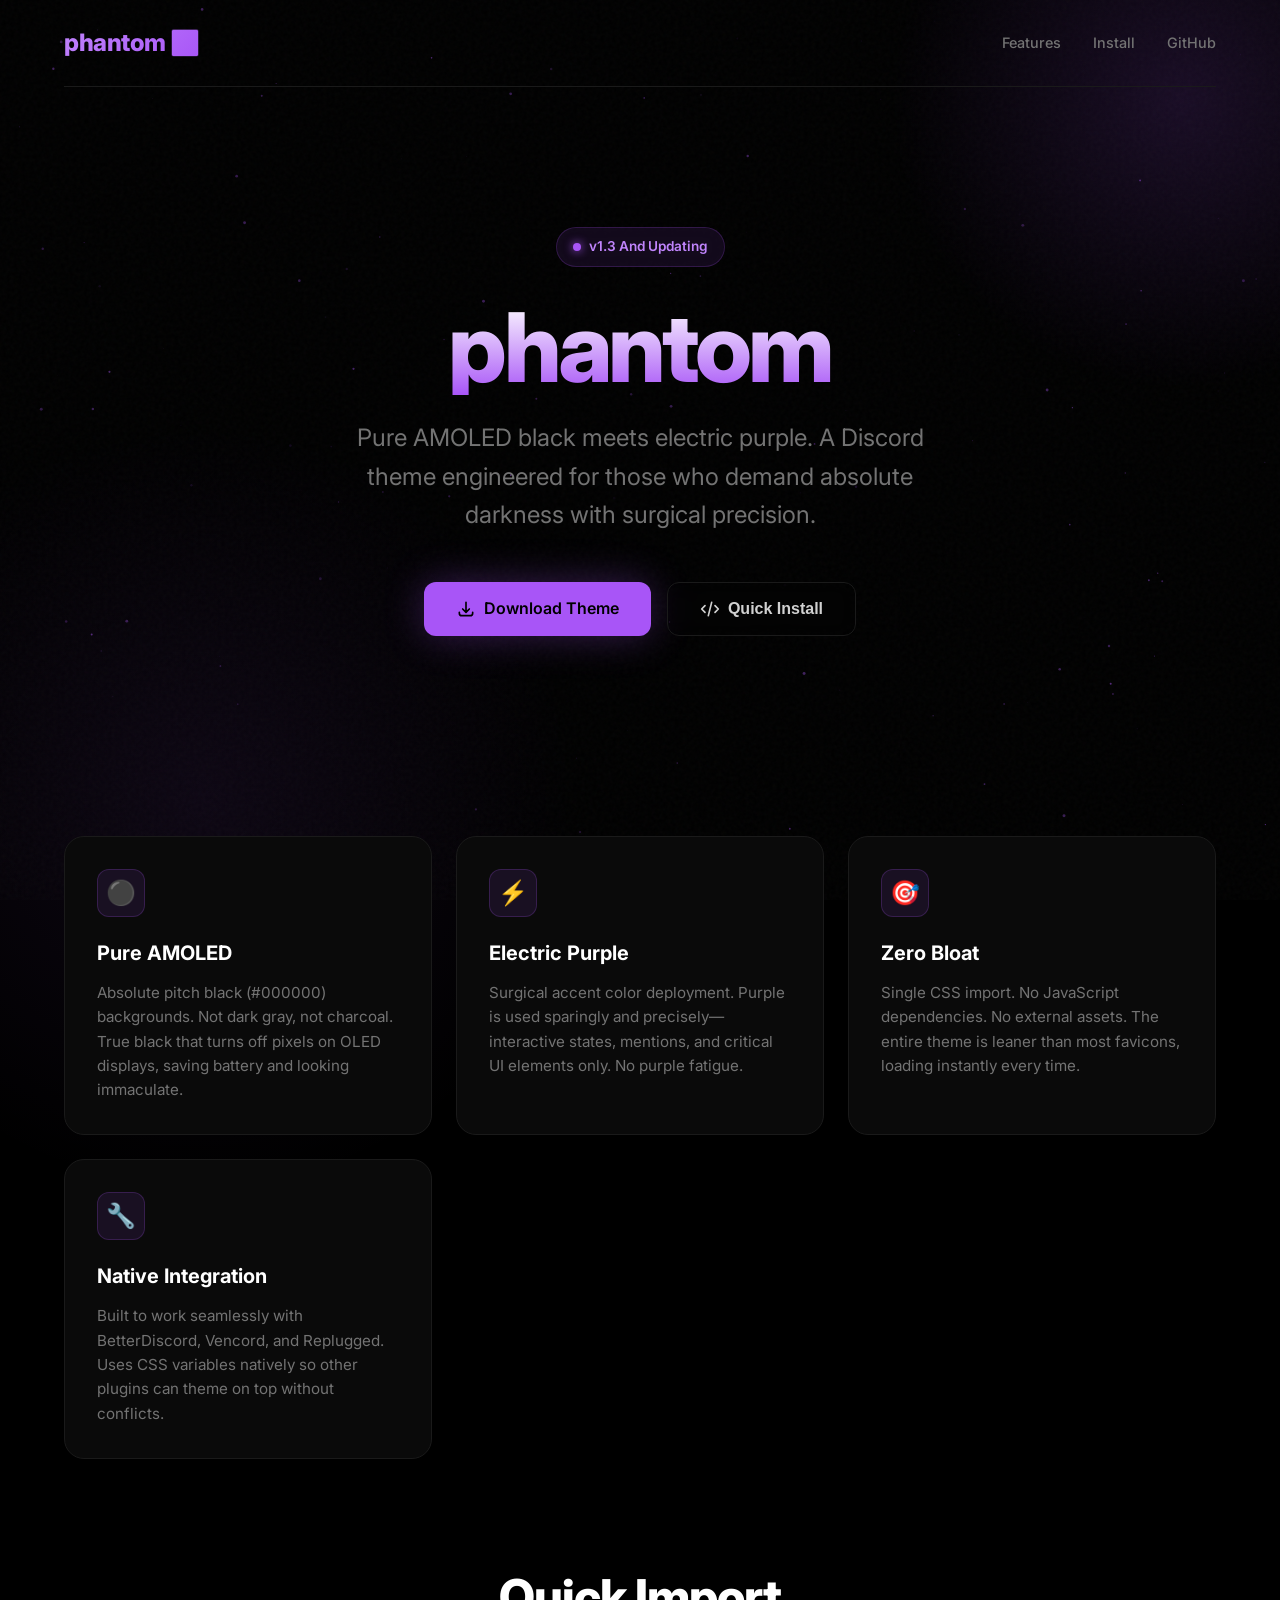
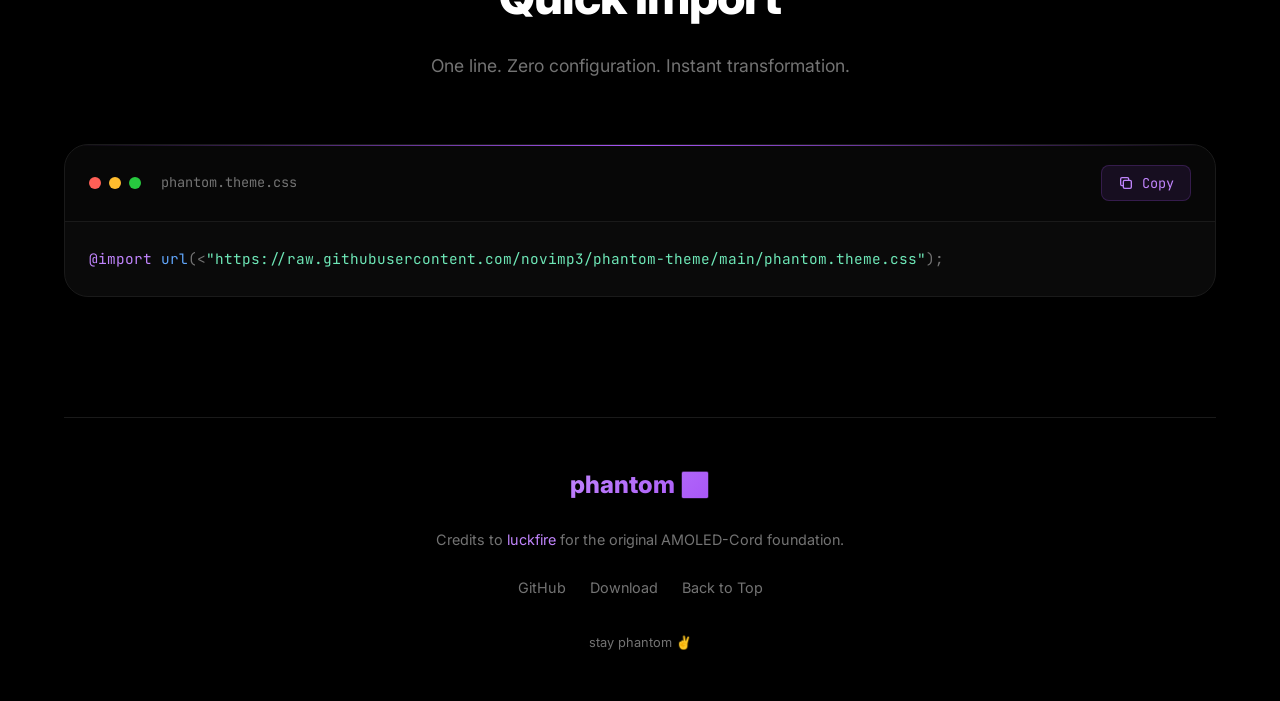
<file: docs/index.html>
<!DOCTYPE html>
<html lang="en">
<head>
    <meta charset="UTF-8">
    <meta name="viewport" content="width=device-width, initial-scale=1.0">
    <title>phantom 🌌</title>
    <style>
        @import url('https://fonts.googleapis.com/css2?family=Inter:wght@300;400;500;600;700;800&family=JetBrains+Mono:wght@400;500&display=swap');
        
        * {
            margin: 0;
            padding: 0;
            box-sizing: border-box;
        }

        :root {
            --purple: #a855f7;
            --purple-glow: #9333ea;
            --purple-light: #c084fc;
            --black: #000000;
            --surface: #050505;
            --surface-elevated: #0a0a0a;
            --border: #1a1a1a;
            --border-hover: #2a2a2a;
            --text: #d1d1d1;
            --text-muted: #737373;
            --text-bright: #ffffff;
        }

        body {
            background-color: var(--black);
            color: var(--text);
            font-family: 'Inter', -apple-system, BlinkMacSystemFont, sans-serif;
            overflow-x: hidden;
            line-height: 1.6;
        }

        #starfield {
            position: fixed;
            top: 0;
            left: 0;
            width: 100%;
            height: 100%;
            z-index: 0;
            pointer-events: none;
        }

        .noise {
            position: fixed;
            top: 0;
            left: 0;
            width: 100%;
            height: 100%;
            opacity: 0.03;
            z-index: 1;
            pointer-events: none;
            background-image: url("data:image/svg+xml,%3Csvg viewBox='0 0 256 256' xmlns='http://www.w3.org/2000/svg'%3E%3Cfilter id='noise'%3E%3CfeTurbulence type='fractalNoise' baseFrequency='0.9' numOctaves='4' stitchTiles='stitch'/%3E%3C/filter%3E%3Crect width='100%25' height='100%25' filter='url(%23noise)'/%3E%3C/svg%3E");
        }

        .orb {
            position: fixed;
            width: 600px;
            height: 600px;
            border-radius: 50%;
            background: radial-gradient(circle, rgba(168,85,247,0.15) 0%, transparent 70%);
            top: -200px;
            right: -200px;
            pointer-events: none;
            z-index: 0;
            animation: orbFloat 20s ease-in-out infinite;
        }

        .orb-2 {
            bottom: -300px;
            left: -200px;
            top: auto;
            right: auto;
            width: 800px;
            height: 800px;
            background: radial-gradient(circle, rgba(168,85,247,0.08) 0%, transparent 70%);
            animation-delay: -10s;
        }

        @keyframes orbFloat {
            0%, 100% { transform: translate(0, 0) scale(1); }
            33% { transform: translate(30px, -30px) scale(1.1); }
            66% { transform: translate(-20px, 20px) scale(0.9); }
        }

        .container {
            position: relative;
            z-index: 2;
            max-width: 1200px;
            margin: 0 auto;
            padding: 0 24px;
        }

        nav {
            display: flex;
            justify-content: space-between;
            align-items: center;
            padding: 24px 0;
            margin-bottom: 80px;
            border-bottom: 1px solid var(--border);
            animation: fadeInDown 0.8s ease-out;
        }

        .logo {
            font-size: 1.5rem;
            font-weight: 800;
            background: linear-gradient(135deg, var(--purple-light), var(--purple));
            -webkit-background-clip: text;
            -webkit-text-fill-color: transparent;
            background-clip: text;
            letter-spacing: -0.02em;
        }

        .nav-links {
            display: flex;
            gap: 32px;
            list-style: none;
        }

        .nav-links a {
            color: var(--text-muted);
            text-decoration: none;
            font-size: 0.9rem;
            font-weight: 500;
            transition: color 0.3s;
            position: relative;
        }

        .nav-links a::after {
            content: '';
            position: absolute;
            bottom: -4px;
            left: 0;
            width: 0;
            height: 2px;
            background: var(--purple);
            transition: width 0.3s;
        }

        .nav-links a:hover {
            color: var(--text-bright);
        }

        .nav-links a:hover::after {
            width: 100%;
        }

        .hero {
            text-align: center;
            padding: 60px 0 100px;
            animation: fadeInUp 1s ease-out;
        }

        .badge {
            display: inline-flex;
            align-items: center;
            gap: 8px;
            background: rgba(168,85,247,0.1);
            border: 1px solid rgba(168,85,247,0.2);
            color: var(--purple-light);
            padding: 8px 16px;
            border-radius: 100px;
            font-size: 0.85rem;
            font-weight: 600;
            margin-bottom: 32px;
            backdrop-filter: blur(10px);
        }

        .badge::before {
            content: '';
            width: 8px;
            height: 8px;
            background: var(--purple);
            border-radius: 50%;
            box-shadow: 0 0 10px var(--purple);
            animation: pulse 2s infinite;
        }

        @keyframes pulse {
            0%, 100% { opacity: 1; transform: scale(1); }
            50% { opacity: 0.5; transform: scale(1.2); }
        }

        h1 {
            font-size: clamp(3rem, 8vw, 6rem);
            font-weight: 800;
            letter-spacing: -0.04em;
            line-height: 1;
            margin-bottom: 24px;
            background: linear-gradient(180deg, #ffffff 0%, #a855f7 100%);
            -webkit-background-clip: text;
            -webkit-text-fill-color: transparent;
            background-clip: text;
        }

        .hero-subtitle {
            font-size: clamp(1.1rem, 2.5vw, 1.5rem);
            color: var(--text-muted);
            max-width: 600px;
            margin: 0 auto 48px;
            font-weight: 400;
        }

        .hero-cta {
            display: flex;
            gap: 16px;
            justify-content: center;
            flex-wrap: wrap;
        }

        .btn {
            display: inline-flex;
            align-items: center;
            gap: 8px;
            padding: 14px 32px;
            border-radius: 12px;
            font-weight: 600;
            font-size: 1rem;
            text-decoration: none;
            transition: all 0.3s cubic-bezier(0.4, 0, 0.2, 1);
            cursor: pointer;
            border: none;
            position: relative;
            overflow: hidden;
        }

        .btn-primary {
            background: var(--purple);
            color: var(--black);
            box-shadow: 0 0 40px rgba(168,85,247,0.3);
        }

        .btn-primary:hover {
            transform: translateY(-2px);
            box-shadow: 0 0 60px rgba(168,85,247,0.5);
        }

        .btn-secondary {
            background: transparent;
            color: var(--text);
            border: 1px solid var(--border);
            backdrop-filter: blur(10px);
        }

        .btn-secondary:hover {
            border-color: var(--purple);
            background: rgba(168,85,247,0.05);
            transform: translateY(-2px);
        }

        .features-section {
            margin: 100px 0;
        }

        .features-grid {
            display: grid;
            grid-template-columns: repeat(auto-fit, minmax(300px, 1fr));
            gap: 24px;
        }

        .feature-card {
            background: var(--surface-elevated);
            border: 1px solid var(--border);
            border-radius: 20px;
            padding: 32px;
            position: relative;
            overflow: hidden;
            transition: all 0.4s cubic-bezier(0.4, 0, 0.2, 1);
            animation: fadeInUp 1s ease-out;
            animation-fill-mode: both;
        }

        .feature-card:nth-child(1) { animation-delay: 0.1s; }
        .feature-card:nth-child(2) { animation-delay: 0.2s; }
        .feature-card:nth-child(3) { animation-delay: 0.3s; }
        .feature-card:nth-child(4) { animation-delay: 0.4s; }

        .feature-card::before {
            content: '';
            position: absolute;
            top: 0;
            left: 0;
            right: 0;
            height: 1px;
            background: linear-gradient(90deg, transparent, var(--purple), transparent);
            opacity: 0;
            transition: opacity 0.4s;
        }

        .feature-card:hover {
            border-color: var(--border-hover);
            transform: translateY(-4px);
            box-shadow: 0 20px 40px rgba(0,0,0,0.5);
        }

        .feature-card:hover::before {
            opacity: 1;
        }

        .feature-icon {
            width: 48px;
            height: 48px;
            background: rgba(168,85,247,0.1);
            border: 1px solid rgba(168,85,247,0.2);
            border-radius: 12px;
            display: flex;
            align-items: center;
            justify-content: center;
            font-size: 1.5rem;
            margin-bottom: 20px;
            transition: all 0.3s;
        }

        .feature-card:hover .feature-icon {
            background: rgba(168,85,247,0.2);
            transform: scale(1.1);
            box-shadow: 0 0 20px rgba(168,85,247,0.2);
        }

        .feature-card h3 {
            color: var(--text-bright);
            font-size: 1.25rem;
            margin-bottom: 12px;
            font-weight: 700;
        }

        .feature-card p {
            color: var(--text-muted);
            font-size: 0.95rem;
            line-height: 1.6;
        }

        .code-section {
            margin: 100px 0;
            animation: fadeInUp 1s ease-out;
        }

        .section-header {
            text-align: center;
            margin-bottom: 64px;
            animation: fadeInUp 1s ease-out;
        }

        .section-header h2 {
            font-size: clamp(2rem, 5vw, 3rem);
            font-weight: 800;
            color: var(--text-bright);
            margin-bottom: 16px;
            letter-spacing: -0.02em;
        }

        .section-header p {
            color: var(--text-muted);
            font-size: 1.1rem;
            max-width: 500px;
            margin: 0 auto;
        }

        .code-window {
            background: var(--surface-elevated);
            border: 1px solid var(--border);
            border-radius: 24px;
            overflow: hidden;
            position: relative;
        }

        .code-window::before {
            content: '';
            position: absolute;
            top: 0;
            left: 0;
            right: 0;
            height: 1px;
            background: linear-gradient(90deg, transparent, var(--purple), transparent);
        }

        .code-header {
            display: flex;
            align-items: center;
            justify-content: space-between;
            padding: 20px 24px;
            border-bottom: 1px solid var(--border);
            background: rgba(0,0,0,0.3);
        }

        .code-header-left {
            display: flex;
            align-items: center;
            gap: 12px;
        }

        .code-dots {
            display: flex;
            gap: 8px;
        }

        .code-dot {
            width: 12px;
            height: 12px;
            border-radius: 50%;
        }

        .code-label {
            color: var(--text-muted);
            font-size: 0.85rem;
            font-family: 'JetBrains Mono', monospace;
            margin-left: 8px;
        }

        .copy-btn {
            background: rgba(168,85,247,0.1);
            border: 1px solid rgba(168,85,247,0.2);
            color: var(--purple-light);
            padding: 8px 16px;
            border-radius: 8px;
            font-family: 'JetBrains Mono', monospace;
            font-size: 0.85rem;
            cursor: pointer;
            transition: all 0.3s;
            display: flex;
            align-items: center;
            gap: 8px;
        }

        .copy-btn:hover {
            background: rgba(168,85,247,0.2);
            box-shadow: 0 0 20px rgba(168,85,247,0.1);
        }

        .copy-btn.copied {
            background: rgba(39, 201, 63, 0.1);
            border-color: rgba(39, 201, 63, 0.2);
            color: #27c93f;
        }

        .code-content {
            padding: 24px;
            overflow-x: auto;
        }

        .code-content code {
            font-family: 'JetBrains Mono', monospace;
            font-size: 0.9rem;
            line-height: 1.8;
            color: var(--text-muted);
            display: block;
        }

        .code-keyword { color: var(--purple-light); }
        .code-string { color: #6ee7b7; }
        .code-comment { color: #525252; }
        .code-func { color: #60a5fa; }

        footer {
            margin-top: 120px;
            padding: 48px 0;
            border-top: 1px solid var(--border);
            text-align: center;
            animation: fadeInUp 1s ease-out;
        }

        .footer-content {
            display: flex;
            flex-direction: column;
            align-items: center;
            gap: 24px;
        }

        .footer-logo {
            font-size: 1.5rem;
            font-weight: 800;
            background: linear-gradient(135deg, var(--purple-light), var(--purple));
            -webkit-background-clip: text;
            -webkit-text-fill-color: transparent;
            background-clip: text;
        }

        .footer-text {
            color: var(--text-muted);
            font-size: 0.9rem;
        }

        .footer-text a {
            color: var(--purple-light);
            text-decoration: none;
            transition: opacity 0.3s;
        }

        .footer-text a:hover {
            opacity: 0.8;
        }

        .footer-links {
            display: flex;
            gap: 24px;
            list-style: none;
        }

        .footer-links a {
            color: var(--text-muted);
            text-decoration: none;
            font-size: 0.9rem;
            transition: color 0.3s;
        }

        .footer-links a:hover {
            color: var(--text-bright);
        }

        ::-webkit-scrollbar {
            width: 8px;
            height: 8px;
        }

        ::-webkit-scrollbar-track {
            background: var(--black);
        }

        ::-webkit-scrollbar-thumb {
            background: var(--border);
            border-radius: 4px;
        }

        ::-webkit-scrollbar-thumb:hover {
            background: var(--border-hover);
        }

        ::selection {
            background: rgba(168,85,247,0.3);
            color: var(--text-bright);
        }

        @keyframes fadeInUp {
            from {
                opacity: 0;
                transform: translateY(30px);
            }
            to {
                opacity: 1;
                transform: translateY(0);
            }
        }

        @keyframes fadeInDown {
            from {
                opacity: 0;
                transform: translateY(-20px);
            }
            to {
                opacity: 1;
                transform: translateY(0);
            }
        }

        @media (max-width: 768px) {
            .nav-links {
                display: none;
            }
            
            .hero-cta {
                flex-direction: column;
                align-items: center;
            }
            
            .btn {
                width: 100%;
                justify-content: center;
                max-width: 300px;
            }
        }

        .glow-hover {
            transition: box-shadow 0.3s;
        }

        .glow-hover:hover {
            box-shadow: 0 0 30px rgba(168,85,247,0.15);
        }
    </style>
<base target="_blank">
</head>
<body>
    <canvas id="starfield"></canvas>
    <div class="noise"></div>
    <div class="orb"></div>
    <div class="orb orb-2"></div>

    <div class="container">
        <nav>
            <div class="logo">phantom 🌌</div>
            <ul class="nav-links">
                <li><a href="#features">Features</a></li>
                <li><a href="#install">Install</a></li>
                <li><a href="https://github.com/novimp3/phantom-theme" target="_blank">GitHub</a></li>
            </ul>
        </nav>

        <section class="hero">
            <div class="badge">v1.3 And Updating</div>
            <h1>phantom</h1>
            <p class="hero-subtitle">Pure AMOLED black meets electric purple. A Discord theme engineered for those who demand absolute darkness with surgical precision.</p>
            <div class="hero-cta">
                <a href="https://raw.githubusercontent.com/novimp3/phantom-theme/main/phantom.theme.css" download="phantom.theme.css" class="btn btn-primary">
                    <svg width="20" height="20" fill="none" stroke="currentColor" viewBox="0 0 24 24"><path stroke-linecap="round" stroke-linejoin="round" stroke-width="2" d="M4 16v1a3 3 0 003 3h10a3 3 0 003-3v-1m-4-4l-4 4m0 0l-4-4m4 4V4"></path></svg>
                    Download Theme
                </a>
                <button class="btn btn-secondary" onclick="document.getElementById('install').scrollIntoView({behavior: 'smooth'})">
                    <svg width="20" height="20" fill="none" stroke="currentColor" viewBox="0 0 24 24"><path stroke-linecap="round" stroke-linejoin="round" stroke-width="2" d="M10 20l4-16m4 4l4 4-4 4M6 16l-4-4 4-4"></path></svg>
                    Quick Install
                </button>
            </div>
        </section>

        <section class="features-section" id="features">
            <div class="features-grid">
                <div class="feature-card">
                    <div class="feature-icon">⚫</div>
                    <h3>Pure AMOLED</h3>
                    <p>Absolute pitch black (#000000) backgrounds. Not dark gray, not charcoal. True black that turns off pixels on OLED displays, saving battery and looking immaculate.</p>
                </div>
                <div class="feature-card">
                    <div class="feature-icon">⚡</div>
                    <h3>Electric Purple</h3>
                    <p>Surgical accent color deployment. Purple is used sparingly and precisely—interactive states, mentions, and critical UI elements only. No purple fatigue.</p>
                </div>
                <div class="feature-card">
                    <div class="feature-icon">🎯</div>
                    <h3>Zero Bloat</h3>
                    <p>Single CSS import. No JavaScript dependencies. No external assets. The entire theme is leaner than most favicons, loading instantly every time.</p>
                </div>
                <div class="feature-card">
                    <div class="feature-icon">🔧</div>
                    <h3>Native Integration</h3>
                    <p>Built to work seamlessly with BetterDiscord, Vencord, and Replugged. Uses CSS variables natively so other plugins can theme on top without conflicts.</p>
                </div>
            </div>
        </section>

        <section class="code-section" id="install">
            <div class="section-header">
                <h2>Quick Import</h2>
                <p>One line. Zero configuration. Instant transformation.</p>
            </div>
            <div class="code-window glow-hover">
                <div class="code-header">
                    <div class="code-header-left">
                        <div class="code-dots">
                            <div class="code-dot" style="background: #ff5f56;"></div>
                            <div class="code-dot" style="background: #ffbd2e;"></div>
                            <div class="code-dot" style="background: #27c93f;"></div>
                        </div>
                        <span class="code-label">phantom.theme.css</span>
                    </div>
                    <button class="copy-btn" onclick="copyCode(this)">
                        <svg width="16" height="16" fill="none" stroke="currentColor" viewBox="0 0 24 24"><path stroke-linecap="round" stroke-linejoin="round" stroke-width="2" d="M8 16H6a2 2 0 01-2-2V6a2 2 0 012-2h8a2 2 0 012 2v2m-6 12h8a2 2 0 002-2v-8a2 2 0 00-2-2h-8a2 2 0 00-2 2v8a2 2 0 002 2z"></path></svg>
                        <span>Copy</span>
                    </button>
                </div>
                <div class="code-content">
                    <code><span class="code-keyword">@import</span> <span class="code-func">url</span>(<<span class="code-string">"https://raw.githubusercontent.com/novimp3/phantom-theme/main/phantom.theme.css"</span>);</code>
                </div>
            </div>
        </section>

        <footer>
            <div class="footer-content">
                <div class="footer-logo">phantom 🌌</div>
                <p class="footer-text">
                    Credits to <a href="https://github.com/luckfire" target="_blank">luckfire</a> for the original AMOLED-Cord foundation.
                </p>
                <ul class="footer-links">
                    <li><a href="https://github.com/novimp3/phantom-theme" target="_blank">GitHub</a></li>
                    <li><a href="https://raw.githubusercontent.com/novimp3/phantom-theme/main/phantom.theme.css" download>Download</a></li>
                    <li><a href="#" onclick="window.scrollTo({top: 0, behavior: 'smooth'}); return false;">Back to Top</a></li>
                </ul>
                <p class="footer-text" style="font-size: 0.8rem; margin-top: 8px;">stay phantom ✌️</p>
            </div>
        </footer>
    </div>

    <script>
        const canvas = document.getElementById('starfield');
        const ctx = canvas.getContext('2d');
        let width, height;
        let stars = [];
        const numStars = 150;

        function resize() {
            width = window.innerWidth;
            height = window.innerHeight;
            canvas.width = width;
            canvas.height = height;
        }

        class Star {
            constructor() {
                this.reset();
            }

            reset() {
                this.x = Math.random() * width;
                this.y = Math.random() * height;
                this.size = Math.random() * 1.5;
                this.speedX = (Math.random() - 0.5) * 0.2;
                this.speedY = (Math.random() - 0.5) * 0.2;
                this.opacity = Math.random();
                this.fadeSpeed = 0.005 + Math.random() * 0.01;
            }

            update() {
                this.x += this.speedX;
                this.y += this.speedY;
                this.opacity += this.fadeSpeed;

                if (this.opacity > 1 || this.opacity < 0) {
                    this.fadeSpeed = -this.fadeSpeed;
                }

                if (this.x < 0 || this.x > width || this.y < 0 || this.y > height) {
                    this.reset();
                }
            }

            draw() {
                ctx.fillStyle = `rgba(168, 85, 247, ${this.opacity * 0.5})`;
                ctx.beginPath();
                ctx.arc(this.x, this.y, this.size, 0, Math.PI * 2);
                ctx.fill();
            }
        }

        function initStars() {
            stars = [];
            for (let i = 0; i < numStars; i++) {
                stars.push(new Star());
            }
        }

        function animate() {
            ctx.clearRect(0, 0, width, height);
            stars.forEach(star => {
                star.update();
                star.draw();
            });
            requestAnimationFrame(animate);
        }

        window.addEventListener('resize', () => {
            resize();
            initStars();
        });

        resize();
        initStars();
        animate();

        function copyCode(btn) {
            const code = `@import url("https://raw.githubusercontent.com/novimp3/phantom-theme/main/phantom.theme.css");`;
            navigator.clipboard.writeText(code).then(() => {
                const original = btn.innerHTML;
                btn.innerHTML = `<svg width="16" height="16" fill="none" stroke="currentColor" viewBox="0 0 24 24"><path stroke-linecap="round" stroke-linejoin="round" stroke-width="2" d="M5 13l4 4L19 7"></path></svg><span>Copied!</span>`;
                btn.classList.add('copied');
                
                setTimeout(() => {
                    btn.innerHTML = original;
                    btn.classList.remove('copied');
                }, 2000);
            });
        }

        const observerOptions = {
            threshold: 0.1,
            rootMargin: '0px 0px -50px 0px'
        };

        const observer = new IntersectionObserver((entries) => {
            entries.forEach(entry => {
                if (entry.isIntersecting) {
                    entry.target.style.opacity = '1';
                    entry.target.style.transform = 'translateY(0)';
                }
            });
        }, observerOptions);

        document.querySelectorAll('.feature-card').forEach(el => {
            el.style.opacity = '0';
            el.style.transform = 'translateY(20px)';
            el.style.transition = 'opacity 0.6s ease-out, transform 0.6s ease-out';
            observer.observe(el);
        });

        document.querySelectorAll('a[href^="#"]').forEach(anchor => {
            anchor.addEventListener('click', function (e) {
                e.preventDefault();
                const target = document.querySelector(this.getAttribute('href'));
                if (target) {
                    target.scrollIntoView({ behavior: 'smooth', block: 'start' });
                }
            });
        });

        document.addEventListener('mousemove', (e) => {
            const orbs = document.querySelectorAll('.orb');
            const x = (e.clientX / window.innerWidth - 0.5) * 20;
            const y = (e.clientY / window.innerHeight - 0.5) * 20;
            
            orbs.forEach((orb, index) => {
                const factor = index === 0 ? 1 : -1;
                orb.style.transform = `translate(${x * factor}px, ${y * factor}px)`;
            });
        });
    </script>
</body>
</html>
</file>
